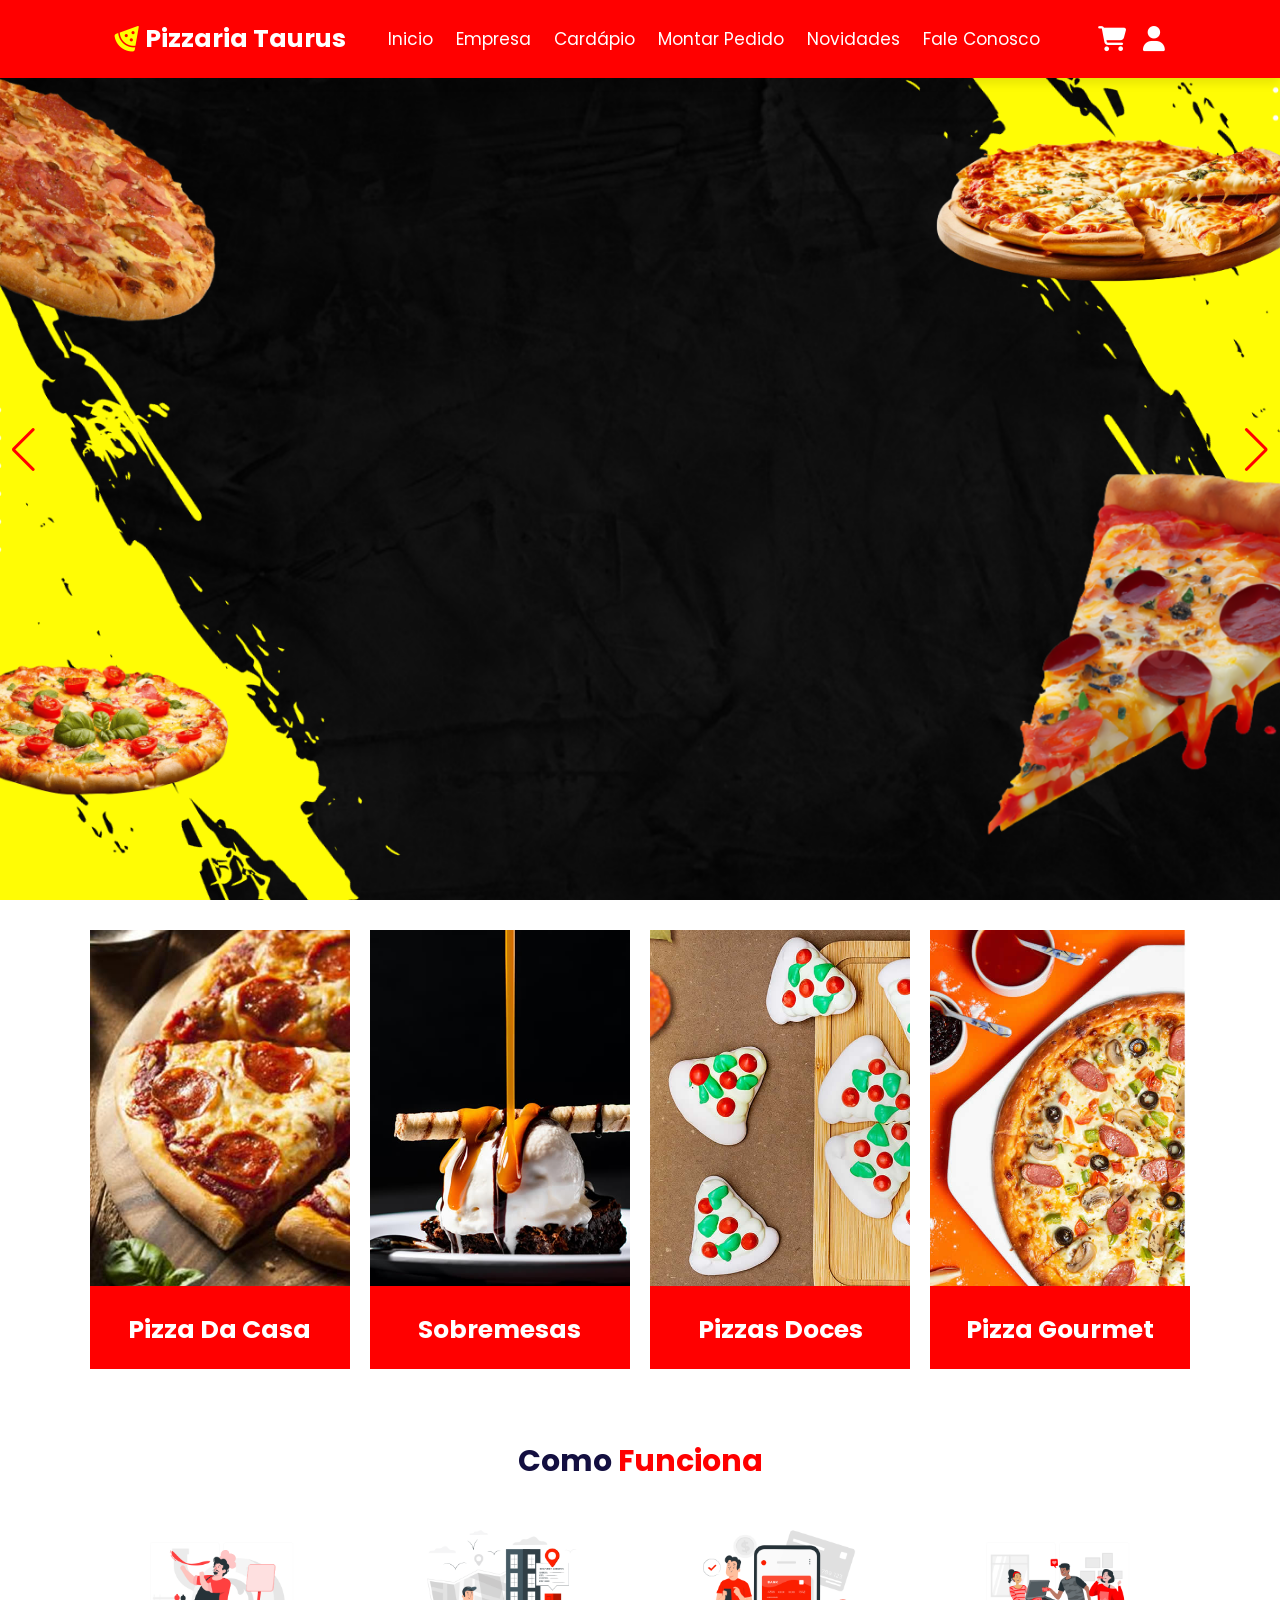
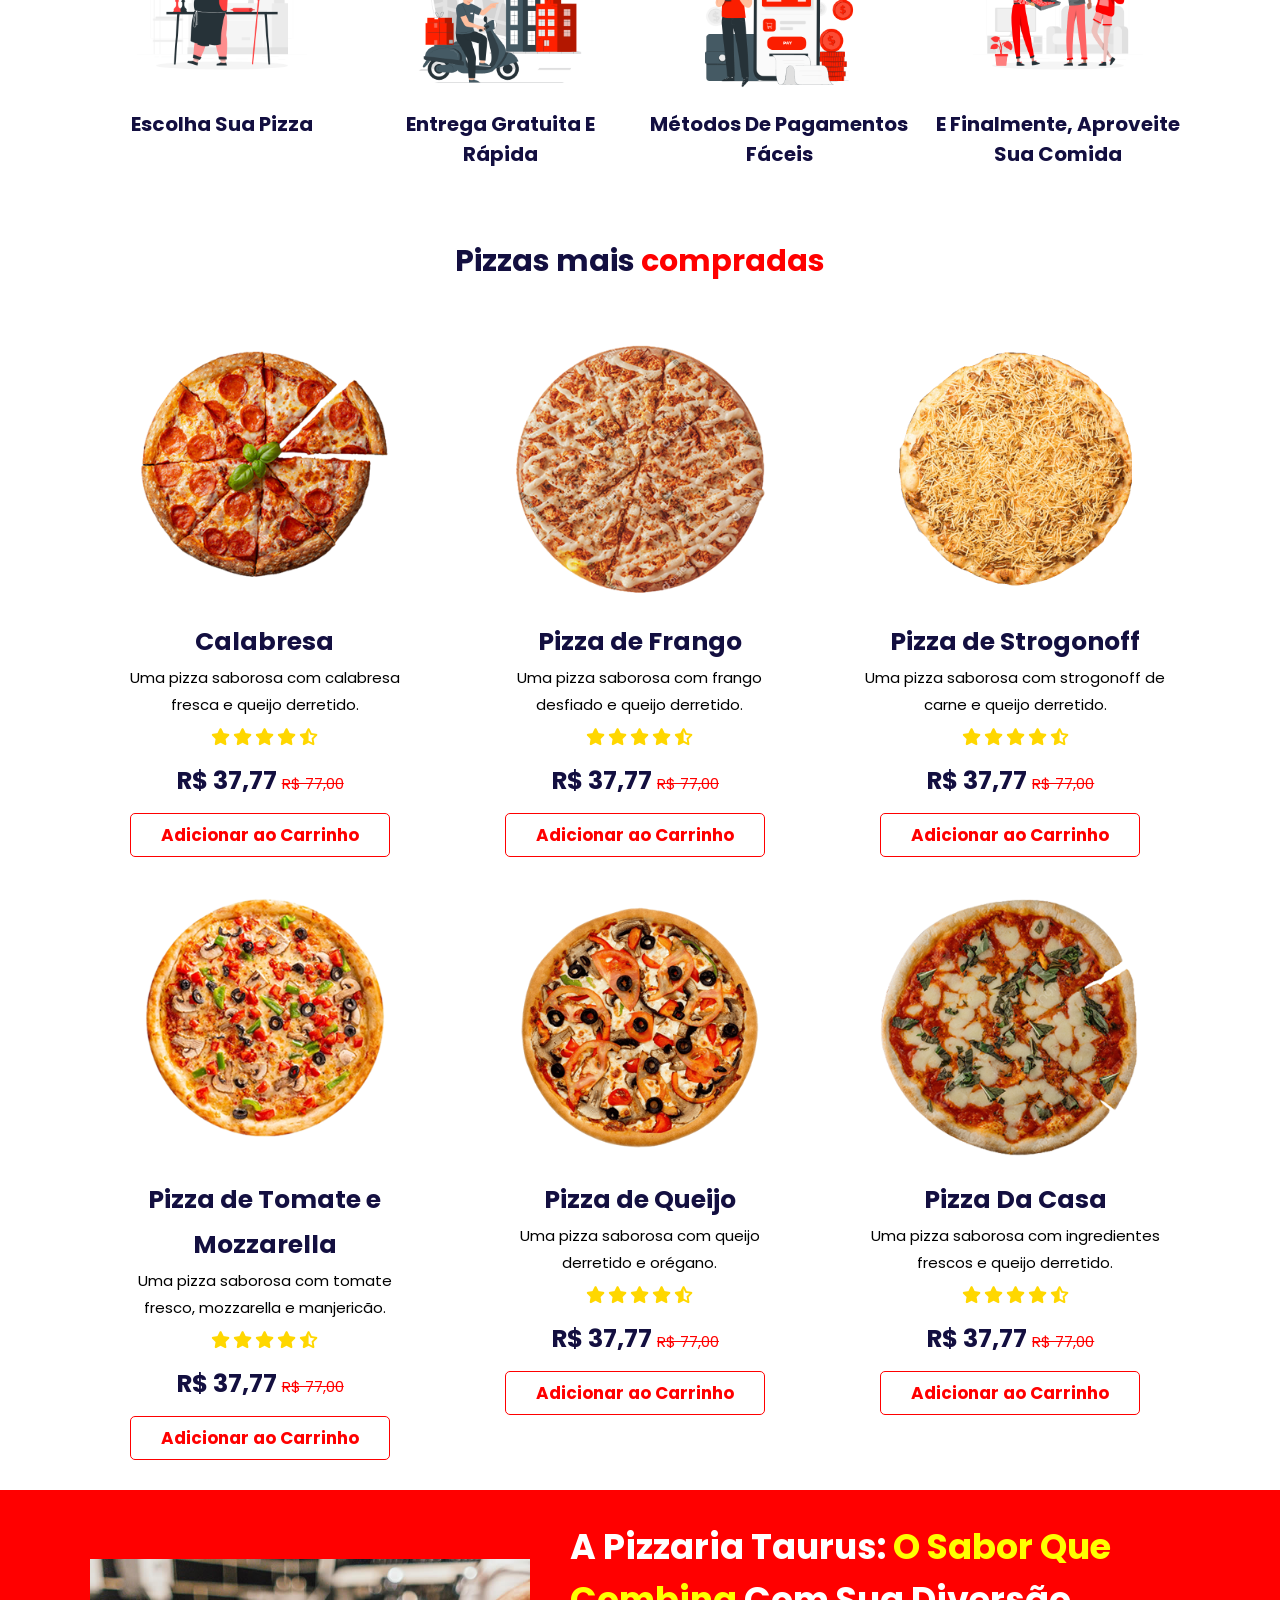
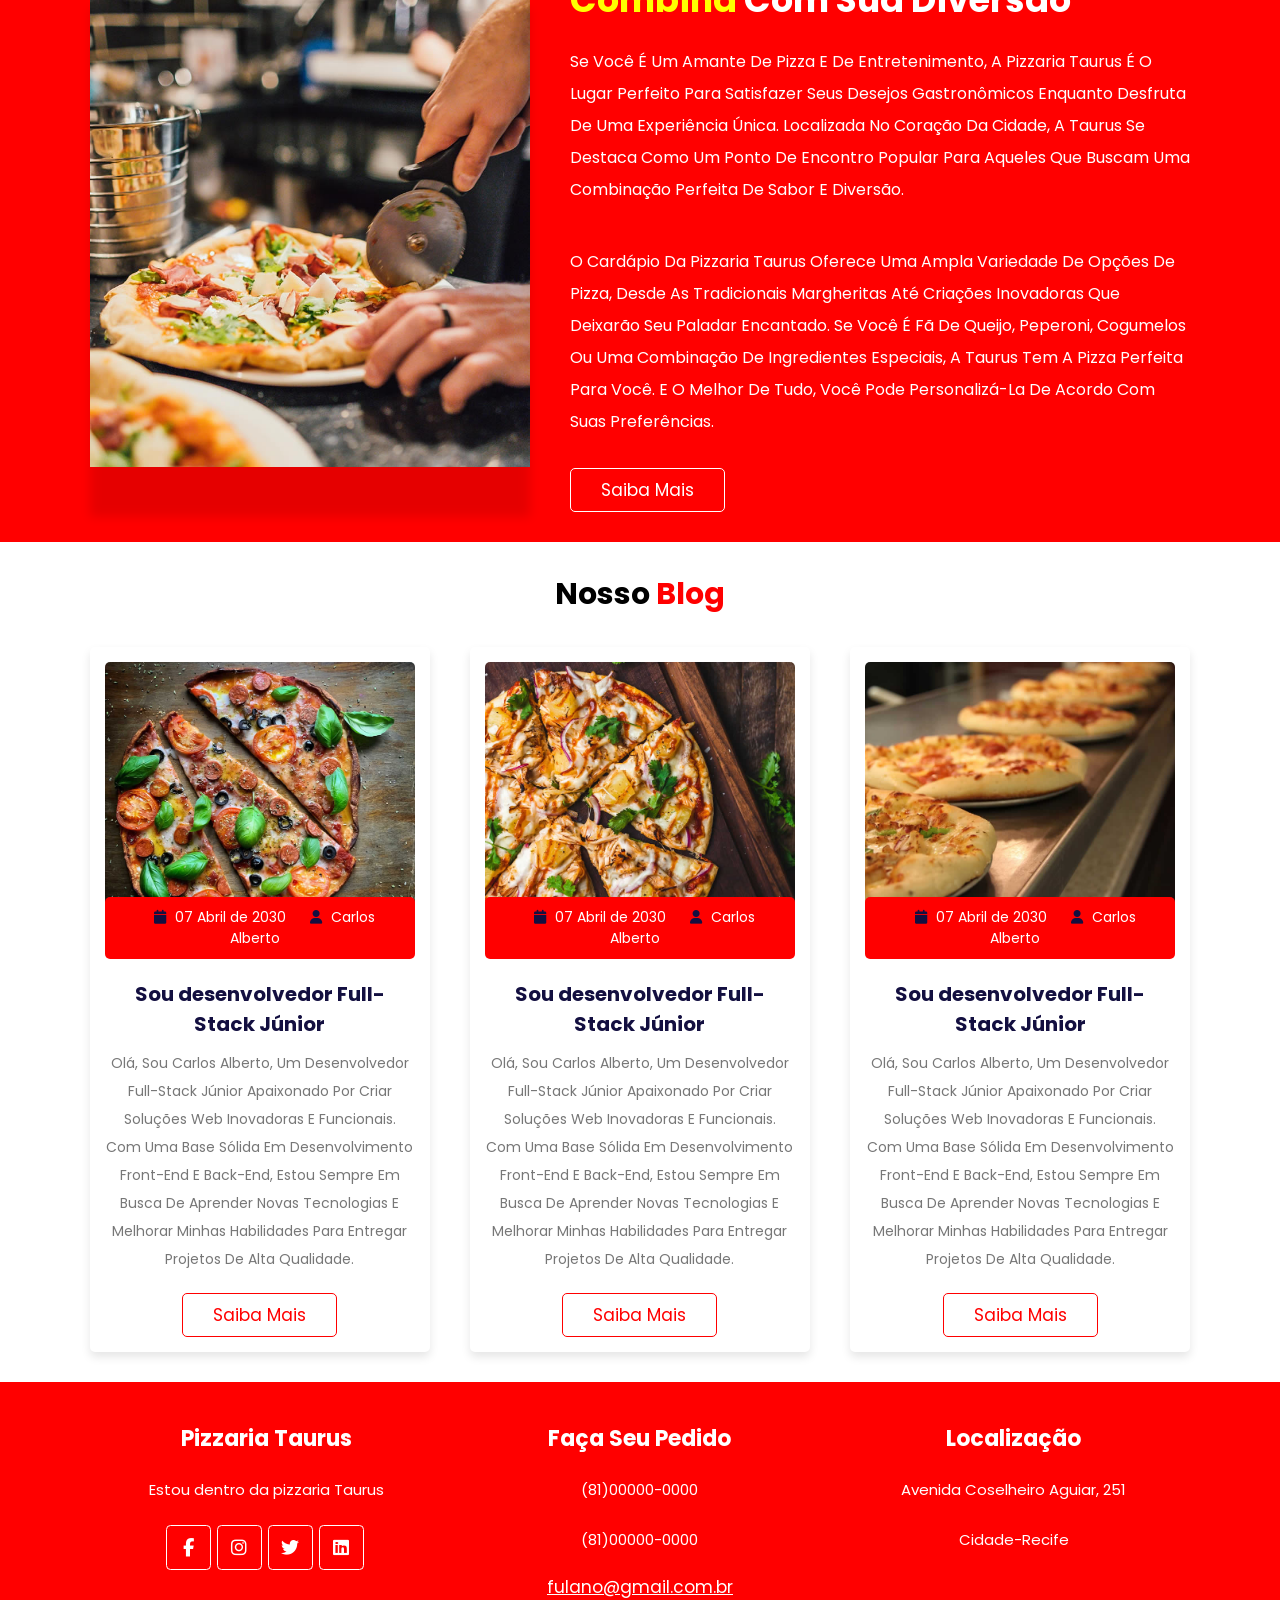
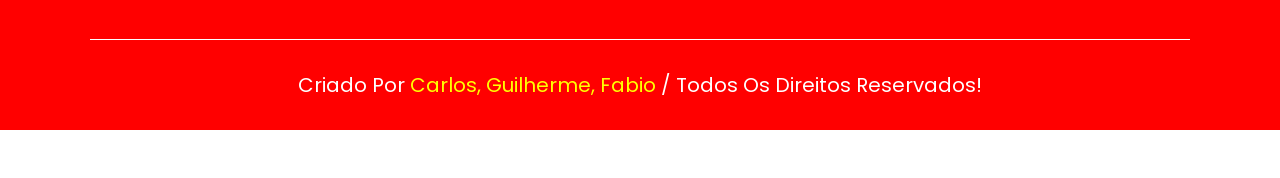
<file: index.html>
<!DOCTYPE html>
<html lang="pt-BR">
<head>

    <!--INICIO CONFIGURAÇÕES DO SITE-->
    <meta charset="UTF-8">
    <meta name="viewport" content="width=device-width, initial-scale=1.0">
    <!--FIM CONFIGURAÇÕES DO SITE-->

    <!--INICIO CSS ICONES API-->
    <link rel="stylesheet" href="https://cdnjs.cloudflare.com/ajax/libs/font-awesome/6.5.1/css/all.min.css">
    <!--FIM CSS ICONES API-->

    <!--INICIO CSS SWIPER SLIDE-->
    <link rel="stylesheet" href="https://cdn.jsdelivr.net/npm/swiper@10/swiper-bundle.min.css"/>
    <!--FIM CSS SWIPER SLIDE-->

    <!--INICIO CSS DO SITE-->
    <link rel="stylesheet" href="assets/css/style.css">
    <!--FIM CSS DO SITE-->

    <!--INICIO FAVICON-->
    <link rel="shortcut icon" type="image/x-icon" href="assets/img/msFavicon.png">
    <!--FIM FAVICON-->

    <title>Pizzaria Taurus</title>

</head>
<body>

<!--INICIO CABEÇALHO DO SITE-->
<header class="topo-site">

    <!--INICIO LOGO DO SITE-->
    <a href="index.html" class="logo">
        <i class="fas fa-pizza-slice"></i>
        Pizzaria Taurus
    </a>
    <!--FIM LOGO DO SITE-->

    <!--INICIO MENU DO SITE-->
    <nav class="menu-site">
        <a href="index.html">Inicio</a>
        <a href="empresa.html">Empresa</a>
        <a href="menu.html">Cardápio</a>
        <a href="loja.html">Montar Pedido</a>
        <a href="blog.html">Novidades</a>
        <a href="contatos.html">Fale Conosco</a>
    </nav>
    <!--FIM MENU DO SITE-->

    <!--INICIO ICONES DO SITE-->
    <div class="icons">
        <div id="cart" class="fas fa-shopping-cart"></div>
        <div id="login" class="fas fa-user"></div>
        <div id="menu" class="fas fa-bars"></div>
    </div>
    <!--FIM ICONES DO SITE-->

    <!--INICIO CARRINHO TOPO DO SITE-->
    <div class="carrinho">

        <!--INICIO ITEM CARRINHO-->
        <div class="box">
            <i class="fas fa-times"></i>

            <img src="assets/img/carrinho-1.png" alt="Pizza Frango">

            <div class="content">
                <h3>Pizza Frango</h3>

                <span class="quantidade">1</span>
                <span class="multiplica">x</span>
                <span class="valor">R$ 77,77</span>
            </div>
        </div>
        <!--FIM ITEM CARRINHO-->

        <!--INICIO ITEM CARRINHO-->
        <div class="box">
            <i class="fas fa-times"></i>

            <img src="assets/img/carrinho-2.png" alt="Pizza Calabresa">

            <div class="content">
                <h3>Pizza Calabresa</h3>

                <span class="quantidade">1</span>
                <span class="multiplica">x</span>
                <span class="valor">R$ 77,77</span>
            </div>
        </div>
        <!--FIM ITEM CARRINHO-->

        <!--INICIO ITEM CARRINHO-->
        <div class="box">
            <i class="fas fa-times"></i>

            <img src="assets/img/carrinho-3.png" alt="Pizza Portuguesa">

            <div class="content">
                <h3>Pizza Portuguesa</h3>

                <span class="quantidade">1</span>
                <span class="multiplica">x</span>
                <span class="valor">R$ 77,77</span>
            </div>
        </div>
        <!--FIM ITEM CARRINHO-->

        <!--INICIO TOTAL CARRINHO-->
        <h3 class="total">Total: R$ 171,90</h3>

        <a href="carrinho.html" class="btn">
            Ir Para O Carrinho
        </a>
        <!--FIM TOTAL CARRINHO-->

    </div>
    <!--FIM CARRINHO TOPO DO SITE-->

    <!--INICIO LOGIN TOPO DO SITE-->
    <div class="login-form">

        <h3>Acesse Sua Conta</h3>

        <form action="" method="post">

            <input
                type="email"
                name="email"
                class="box"
                placeholder="Seu E-mail"
            >

            <input
                type="password"
                name="senha"
                class="box"
                placeholder="Sua Senha"
            >

            <!--INICIO LEMBRAR SENHA-->
            <div class="lembrar-senha">

                <input 
                    type="checkbox" 
                    name="lembrar" 
                    id="relembrar"
                >

                <label for="relembrar">
                    Me lembrar da senha
                </label>

            </div>
            <!--FIM LEMBRAR SENHA-->

            <button 
                type="submit"
                name="sendLogin"
                class="btn"
            >
                Acessar
            </button>

        </form>

    </div>
    <!--FIM LOGIN TOPO DO SITE-->

</header>
<!--FIM CABEÇALHO DO SITE-->

<!--INICIO SLIDE DESTAQUE-->
<section class="msflix-destaque">

    <!--INICIO SWIPER SLIDER-->
    <div class="swiper home-slider">

        <div class="swiper-wrapper">

            <!--INICIO ITEM SLIDE-->
            <div
                class="swiper-slide slide"
                style="background: url('assets/img/slider-1.png') center/cover no-repeat;"
            >

                <div class="content">

                    <h3>
                        A <span>melhor</span> pizza
                        <br>
                        do Brasil
                    </h3>

                    <a href="#" class="btn">
                        Comprar Agora
                    </a>

                </div>

            </div>
            <!--FIM ITEM SLIDE-->

            <!--INICIO ITEM SLIDE-->
            <div
                class="swiper-slide slide"
                style="background: url('assets/img/slider-2.png') center/cover no-repeat;"
            >

                <div class="content">

                    <h3>
                        A <span>melhor</span> pizza
                        <br>
                        do Brasil
                    </h3>

                    <a href="#" class="btn">
                        Comprar Agora
                    </a>

                </div>

            </div>
            <!--FIM ITEM SLIDE-->

            <!--INICIO ITEM SLIDE-->
            <div
                class="swiper-slide slide"
                style="background: url('assets/img/slider-3.png') center/cover no-repeat;"
            >

                <div class="content">

                    <h3>
                        A <span>melhor</span> pizza
                        <br>
                        do Brasil
                    </h3>

                    <a href="#" class="btn">
                        Comprar Agora
                    </a>

                </div>

            </div>
            <!--FIM ITEM SLIDE-->

        </div>

        <!--INICIO BOTÕES SLIDER-->
        <div class="swiper-button-next"></div>
        <div class="swiper-button-prev"></div>
        <!--FIM BOTÕES SLIDER-->

    </div>
    <!--FIM SWIPER SLIDER-->

</section>
<!--FIM SLIDE DESTAQUE-->

<!--INICIO DESTAQUES DO SITE-->
<section class="destaque">

    <div class="box-container">

        <!--INICIO ITEM DESTAQUE-->
        <div class="box">

            <div class="msimg">
                <img src="assets/img/destaque-1.jpg" alt="">
            </div>

            <div class="content">
                <h3>Pizza Da Casa</h3>
            </div>

        </div>
        <!--FIM ITEM DESTAQUE-->

        <!--INICIO ITEM DESTAQUE-->
        <div class="box">

            <div class="msimg">
                <img src="assets/img/destaque-2.jpg" alt="">
            </div>

            <div class="content">
                <h3>Sobremesas</h3>
            </div>

        </div>
        <!--FIM ITEM DESTAQUE-->

        <!--INICIO ITEM DESTAQUE-->
        <div class="box">

            <div class="msimg">
                <img src="assets/img/destaque-3.jpg" alt="">
            </div>

            <div class="content">
                <h3>Pizzas Doces</h3>
            </div>

        </div>
        <!--FIM ITEM DESTAQUE-->

        <!--INICIO ITEM DESTAQUE-->
        <div class="box">

            <div class="msimg">
                <img src="assets/img/destaque-4.jpg" alt="">
            </div>

            <div class="content">
                <h3>Pizza Gourmet</h3>
            </div>

        </div>
        <!--FIM ITEM DESTAQUE-->

    </div>

</section>
<!--FIM DESTAQUES DO SITE-->

<!--INICIO COMO FUNCIONA-->
<section class="como-funciona">

    <h1 class="titulo">
        Como <span>Funciona</span>
    </h1>

    <div class="box-container">

        <!--INICIO ITEM-->
        <div class="box">

            <img src="assets/img/como-funciona/msflix-1.gif" alt="">

            <h3>Escolha Sua Pizza</h3>

        </div>
        <!--FIM ITEM-->

        <!--INICIO ITEM-->
        <div class="box">

            <img src="assets/img/como-funciona/msflix-2.gif" alt="">

            <h3>Entrega Gratuita E Rápida</h3>

        </div>
        <!--FIM ITEM-->

        <!--INICIO ITEM-->
        <div class="box">

            <img src="assets/img/como-funciona/msflix-3.gif" alt="">

            <h3>Métodos De Pagamentos Fáceis</h3>

        </div>
        <!--FIM ITEM-->

        <!--INICIO ITEM-->
        <div class="box">

            <img src="assets/img/como-funciona/msflix-4.gif" alt="">

            <h3>E Finalmente, Aproveite Sua Comida</h3>

        </div>
        <!--FIM ITEM-->

    </div>

</section>
<!--FIM COMO FUNCIONA-->

<!--INICIO LOJA VIRTUAL-->
<section class="loja">

    <h1 class="titulo">
        Pizzas mais <span>compradas</span>
    </h1>

    <div class="box-container">

        <!--INICIO ITEM PIZZA-->
        <div class="box">

            <img src="assets/img/pizza-1.png" alt="Pizza de Calabresa">

            <h3>Calabresa</h3>

            <p>
                Uma pizza saborosa com calabresa fresca e queijo derretido.
            </p>

            <!--INICIO ESTRELAS-->
            <div class="estrelas">

                <i class="fas fa-star"></i>
                <i class="fas fa-star"></i>
                <i class="fas fa-star"></i>
                <i class="fas fa-star"></i>
                <i class="fas fa-star-half-alt"></i>

            </div>

            <div class="loja-valor">
                <h3>R$ 37,77
                    <span>R$ 77,00</span>
                </h3>

                <a href="#" class="btn">
                    Adicionar ao Carrinho
                </a>
            </div>
            <!--FIM ESTRELAS-->

        </div>
        <!--FIM ITEM PIZZA-->

        <div class="box">

            <img src="assets/img/pizza-2.png" alt="Pizza de Frango com Catupiry">

            <h3>Pizza de Frango</h3>

            <p>
                Uma pizza saborosa com frango desfiado e queijo derretido.
            </p>

            <!--INICIO ESTRELAS-->
            <div class="estrelas">

                <i class="fas fa-star"></i>
                <i class="fas fa-star"></i>
                <i class="fas fa-star"></i>
                <i class="fas fa-star"></i>
                <i class="fas fa-star-half-alt"></i>

            </div>

            <div class="loja-valor">
                <h3>R$ 37,77
                    <span>R$ 77,00</span>
                </h3>

                <a href="#" class="btn">
                    Adicionar ao Carrinho
                </a>
            </div>
            <!--FIM ESTRELAS-->

        </div>
        <!--FIM ITEM PIZZA-->

        <div class="box">

            <img src="assets/img/pizza-3.png" alt="Pizza de Strogonoff">

            <h3>Pizza de Strogonoff</h3>

            <p>
                Uma pizza saborosa com strogonoff de carne e queijo derretido.
            </p>

            <!--INICIO ESTRELAS-->
            <div class="estrelas">

                <i class="fas fa-star"></i>
                <i class="fas fa-star"></i>
                <i class="fas fa-star"></i>
                <i class="fas fa-star"></i>
                <i class="fas fa-star-half-alt"></i>

            </div>

            <div class="loja-valor">
                <h3>R$ 37,77
                    <span>R$ 77,00</span>
                </h3>

                <a href="#" class="btn">
                    Adicionar ao Carrinho
                </a>
            </div>
            <!--FIM ESTRELAS-->

        </div>
        <!--FIM ITEM PIZZA-->

        <div class="box">

            <img src="assets/img/pizza-4.png" alt="Pizza de Tomate e Mozzarella">

            <h3>Pizza de Tomate e Mozzarella</h3>

            <p>
                Uma pizza saborosa com tomate fresco, mozzarella e manjericão.
            </p>

            <!--INICIO ESTRELAS-->
            <div class="estrelas">

                <i class="fas fa-star"></i>
                <i class="fas fa-star"></i>
                <i class="fas fa-star"></i>
                <i class="fas fa-star"></i>
                <i class="fas fa-star-half-alt"></i>

            </div>

            <div class="loja-valor">
                <h3>R$ 37,77
                    <span>R$ 77,00</span>
                </h3>

                <a href="#" class="btn">
                    Adicionar ao Carrinho
                </a>
            </div>
            <!--FIM ESTRELAS-->

        </div>
        <!--FIM ITEM PIZZA-->

        <div class="box">

            <img src="assets/img/pizza-5.png" alt="Pizza de Queijo">

            <h3>Pizza de Queijo</h3>

            <p>
                Uma pizza saborosa com queijo derretido e orégano.
            </p>

            <!--INICIO ESTRELAS-->
            <div class="estrelas">

                <i class="fas fa-star"></i>
                <i class="fas fa-star"></i>
                <i class="fas fa-star"></i>
                <i class="fas fa-star"></i>
                <i class="fas fa-star-half-alt"></i>

            </div>

            <div class="loja-valor">
                <h3>R$ 37,77
                    <span>R$ 77,00</span>
                </h3>

                <a href="#" class="btn">
                    Adicionar ao Carrinho
                </a>
            </div>
            <!--FIM ESTRELAS-->

        </div>
        <!--FIM ITEM PIZZA-->

        <div class="box">

            <img src="assets/img/pizza-6.png" alt="Pizza Da Casa">

            <h3>Pizza Da Casa</h3>

            <p>
                Uma pizza saborosa com ingredientes frescos e queijo derretido.
            </p>

            <!--INICIO ESTRELAS-->
            <div class="estrelas">

                <i class="fas fa-star"></i>
                <i class="fas fa-star"></i>
                <i class="fas fa-star"></i>
                <i class="fas fa-star"></i>
                <i class="fas fa-star-half-alt"></i>

            </div>

            <div class="loja-valor">
                <h3>R$ 37,77 <span>R$ 77,00</span></h3>

                <a href="#" class="btn">
                    Adicionar ao Carrinho
                </a>
            </div>
            <!--FIM ESTRELAS-->

        </div>
        <!--FIM ITEM PIZZA-->

    </div>

</section>
<!--FIM LOJA VIRTUAL-->

<!--INICIO SOBRE A EMPRESA-->
<section class="empresa">
    <div class="row">
        <div class="empresa-img">
            <img src="assets/img/empresa.jpg" alt="">
        </div>
        <div class="content">
            <h3>A Pizzaria Taurus: <span>O Sabor Que Combina</span> Com Sua Diversão</h3>
            <p>
                Se Você É Um Amante De Pizza E De Entretenimento, A Pizzaria Taurus É O Lugar Perfeito Para Satisfazer Seus Desejos Gastronômicos Enquanto Desfruta De Uma Experiência Única. Localizada No Coração Da Cidade, A Taurus Se Destaca Como Um Ponto De Encontro Popular Para Aqueles Que Buscam Uma Combinação Perfeita De Sabor E Diversão.
            </p>
            <p>
                O Cardápio Da Pizzaria Taurus Oferece Uma Ampla Variedade De Opções De Pizza, Desde As Tradicionais Margheritas Até Criações Inovadoras Que Deixarão Seu Paladar Encantado. Se Você É Fã De Queijo, Peperoni, Cogumelos Ou Uma Combinação De Ingredientes Especiais, A Taurus Tem A Pizza Perfeita Para Você. E O Melhor De Tudo, Você Pode Personalizá-La De Acordo Com Suas Preferências.
            </p>
            <a href="" class="btn">Saiba Mais</a>
        </div>
    </div>
</section>
<!--FIM SOBRE A EMPRESA-->

<!--INICIO BLOG-->
<section class="blogs">
    <h1 class="">Nosso <span>Blog</span></h1>
    <div class="box-container">

        <!--INICIO ITEM BLOG DO SITE-->
        <div class="box">
            <img src="assets/img/blog-1.jpg" alt="">
            <div class="icons">
                <a href="" title="">
                <i class="fas fa-calendar"></i> 07 Abril de 2030
                </a>

                <a href="" title="">
                <i class="fas fa-user"></i> Carlos Alberto
                </a>

            </div>
            <h3>Sou desenvolvedor Full-Stack Júnior</h3>
            <p>
                Olá, Sou Carlos Alberto, Um Desenvolvedor Full-Stack Júnior Apaixonado Por Criar Soluções Web Inovadoras E Funcionais. Com Uma Base Sólida Em Desenvolvimento Front-End E Back-End, Estou Sempre Em Busca De Aprender Novas Tecnologias E Melhorar Minhas Habilidades Para Entregar Projetos De Alta Qualidade.
            </p>
            <a href="" title="" class="btn">Saiba Mais</a>
        </div>
        <!--FIM ITEM BLOG DO SITE-->

                <!--INICIO ITEM BLOG DO SITE-->
        <div class="box">
            <img src="assets/img/blog-2.jpg" alt="">
            <div class="icons">
                <a href="" title="">
                <i class="fas fa-calendar"></i> 07 Abril de 2030
                </a>

                <a href="" title="">
                <i class="fas fa-user"></i> Carlos Alberto
                </a>

            </div>
            <h3>Sou desenvolvedor Full-Stack Júnior</h3>
            <p>
                Olá, Sou Carlos Alberto, Um Desenvolvedor Full-Stack Júnior Apaixonado Por Criar Soluções Web Inovadoras E Funcionais. Com Uma Base Sólida Em Desenvolvimento Front-End E Back-End, Estou Sempre Em Busca De Aprender Novas Tecnologias E Melhorar Minhas Habilidades Para Entregar Projetos De Alta Qualidade.
            </p>
            <a href="" title="" class="btn">Saiba Mais</a>
        </div>
        <!--FIM ITEM BLOG DO SITE-->

                <!--INICIO ITEM BLOG DO SITE-->
        <div class="box">
            <img src="assets/img/blog-3.jpg" alt="">
            <div class="icons">
                <a href="" title="">
                <i class="fas fa-calendar"></i> 07 Abril de 2030
                </a>

                <a href="" title="">
                <i class="fas fa-user"></i> Carlos Alberto
                </a>

            </div>
            <h3>Sou desenvolvedor Full-Stack Júnior</h3>
            <p>
                Olá, Sou Carlos Alberto, Um Desenvolvedor Full-Stack Júnior Apaixonado Por Criar Soluções Web Inovadoras E Funcionais. Com Uma Base Sólida Em Desenvolvimento Front-End E Back-End, Estou Sempre Em Busca De Aprender Novas Tecnologias E Melhorar Minhas Habilidades Para Entregar Projetos De Alta Qualidade.
            </p>
            <a href="" title="" class="btn">Saiba Mais</a>
        </div>
        <!--FIM ITEM BLOG DO SITE-->
    </div>
</section>
<!--FIM BLOG-->


<!--INÍCIO DO RODAPÉ DO SITE-->
<section class="rodape">

    <div class="box-container">

        <!--INÍCIO ITEM DO RODAPÉ DO SITE-->
        <div class="box">
            <h3>Pizzaria Taurus</h3>
            <p>Estou dentro da pizzaria Taurus</p>

            <div class="rede-sociais">
                <a href="#" class="fa-brands fa-facebook-f"></a>
                <a href="#" class="fa-brands fa-instagram"></a>
                <a href="#" class="fa-brands fa-twitter"></a>
                <a href="#" class="fa-brands fa-linkedin"></a>
            </div>
        </div>
        <!--FIM DO ITEM RODAPÉ-->

        <!--INÍCIO ITEM DO RODAPÉ DO SITE-->
        <div class="box">
            <h3>Faça seu pedido</h3>
            <p>(81)00000-0000</p>
            <p>(81)00000-0000</p>
            <a href="mailto:fulano@gmail.com.br" title="fulano@gmail.com.br" class="link">fulano@gmail.com.br</a>
        </div>

        <!--FIM DO ITEM RODAPÉ-->
        <div class="box">
            <h3>Localização</h3>
            <p>Avenida Coselheiro Aguiar, 251</p>
            <p>Cidade-Recife</p>
        </div>
    </div>

        <div class="direitos">
            Criado por <span>Carlos, Guilherme, Fabio</span> / Todos os direitos reservados!
        </div>
</section>

<!--FIM DO RODAPÉ DO SITE-->
<br>
<br>
<br>

<!--INICIO JS SWIPER-->
<script src="https://cdn.jsdelivr.net/npm/swiper@10/swiper-bundle.min.js"></script>
<!--FIM JS SWIPER-->

<!--INICIO JS DO SITE-->
<script src="assets/js/ms.js"></script>
<!--FIM JS DO SITE-->

</body>
</html>
</file>
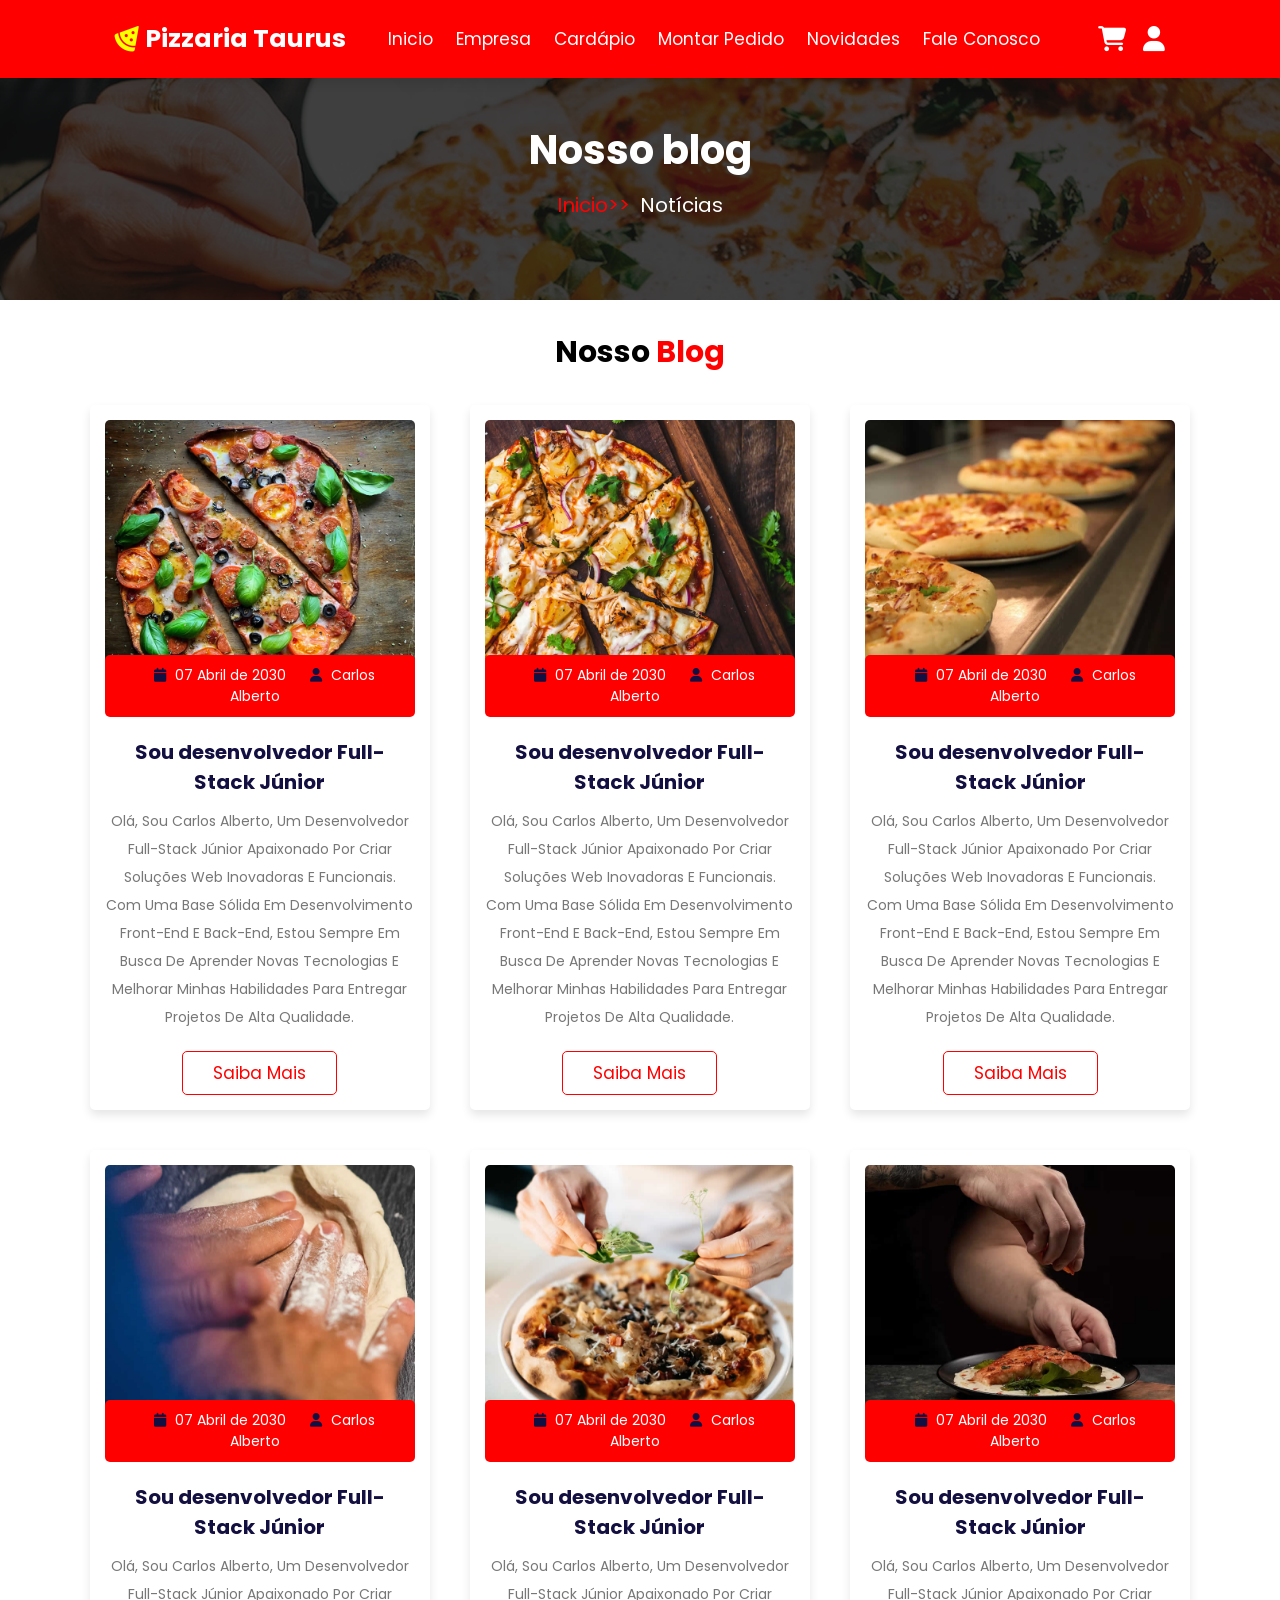
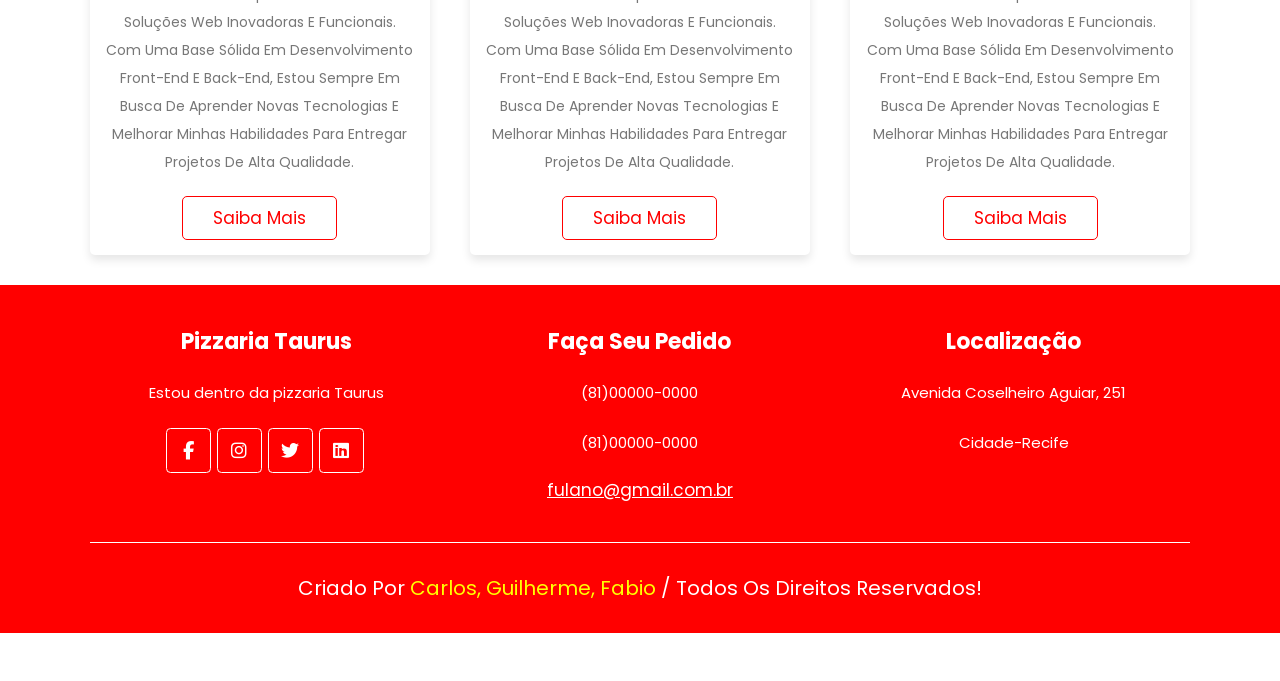
<file: blog.html>
<!DOCTYPE html>
<html lang="pt-BR">
<head>

    <!--INICIO CONFIGURAÇÕES DO SITE-->
    <meta charset="UTF-8">
    <meta name="viewport" content="width=device-width, initial-scale=1.0">
    <!--FIM CONFIGURAÇÕES DO SITE-->

    <!--INICIO CSS ICONES API-->
    <link rel="stylesheet" href="https://cdnjs.cloudflare.com/ajax/libs/font-awesome/6.5.1/css/all.min.css">
    <!--FIM CSS ICONES API-->

    <!--INICIO CSS SWIPER SLIDE-->
    <link rel="stylesheet" href="https://cdn.jsdelivr.net/npm/swiper@10/swiper-bundle.min.css"/>
    <!--FIM CSS SWIPER SLIDE-->

    <!--INICIO CSS DO SITE-->
    <link rel="stylesheet" href="assets/css/style.css">
    <!--FIM CSS DO SITE-->

    <!--INICIO FAVICON-->
    <link rel="shortcut icon" type="image/x-icon" href="assets/img/msFavicon.png">
    <!--FIM FAVICON-->

    <title>Pizzaria Taurus</title>

</head>
<body>

<!--INICIO CABEÇALHO DO SITE-->
<header class="topo-site">

    <!--INICIO LOGO DO SITE-->
    <a href="index.html" class="logo">
        <i class="fas fa-pizza-slice"></i>
        Pizzaria Taurus
    </a>
    <!--FIM LOGO DO SITE-->

    <!--INICIO MENU DO SITE-->
    <nav class="menu-site">
        <a href="index.html">Inicio</a>
        <a href="empresa.html">Empresa</a>
        <a href="menu.html">Cardápio</a>
        <a href="loja.html">Montar Pedido</a>
        <a href="blog.html">Novidades</a>
        <a href="contatos.html">Fale Conosco</a>
    </nav>
    <!--FIM MENU DO SITE-->

    <!--INICIO ICONES DO SITE-->
    <div class="icons">
        <div id="cart" class="fas fa-shopping-cart"></div>
        <div id="login" class="fas fa-user"></div>
        <div id="menu" class="fas fa-bars"></div>
    </div>
    <!--FIM ICONES DO SITE-->

    <!--INICIO CARRINHO TOPO DO SITE-->
    <div class="carrinho">

        <!--INICIO ITEM CARRINHO-->
        <div class="box">
            <i class="fas fa-times"></i>

            <img src="assets/img/carrinho-1.png" alt="Pizza Frango">

            <div class="content">
                <h3>Pizza Frango</h3>

                <span class="quantidade">1</span>
                <span class="multiplica">x</span>
                <span class="valor">R$ 77,77</span>
            </div>
        </div>
        <!--FIM ITEM CARRINHO-->

        <!--INICIO ITEM CARRINHO-->
        <div class="box">
            <i class="fas fa-times"></i>

            <img src="assets/img/carrinho-2.png" alt="Pizza Calabresa">

            <div class="content">
                <h3>Pizza Calabresa</h3>

                <span class="quantidade">1</span>
                <span class="multiplica">x</span>
                <span class="valor">R$ 77,77</span>
            </div>
        </div>
        <!--FIM ITEM CARRINHO-->

        <!--INICIO ITEM CARRINHO-->
        <div class="box">
            <i class="fas fa-times"></i>

            <img src="assets/img/carrinho-3.png" alt="Pizza Portuguesa">

            <div class="content">
                <h3>Pizza Portuguesa</h3>

                <span class="quantidade">1</span>
                <span class="multiplica">x</span>
                <span class="valor">R$ 77,77</span>
            </div>
        </div>
        <!--FIM ITEM CARRINHO-->

        <!--INICIO TOTAL CARRINHO-->
        <h3 class="total">Total: R$ 171,90</h3>

        <a href="carrinho.html" class="btn">
            Ir Para O Carrinho
        </a>
        <!--FIM TOTAL CARRINHO-->

    </div>
    <!--FIM CARRINHO TOPO DO SITE-->

    <!--INICIO LOGIN TOPO DO SITE-->
    <div class="login-form">

        <h3>Acesse Sua Conta</h3>

        <form action="" method="post">

            <input
                type="email"
                name="email"
                class="box"
                placeholder="Seu E-mail"
            >

            <input
                type="password"
                name="senha"
                class="box"
                placeholder="Sua Senha"
            >

            <!--INICIO LEMBRAR SENHA-->
            <div class="lembrar-senha">

                <input
                    type="checkbox"
                    name="lembrar"
                    id="relembrar"
                >

                <label for="relembrar">
                    Me lembrar da senha
                </label>

            </div>
            <!--FIM LEMBRAR SENHA-->

            <button
                type="submit"
                name="sendLogin"
                class="btn"
            >
                Acessar
            </button>

        </form>

    </div>
    <!--FIM LOGIN TOPO DO SITE-->

</header>
<!--FIM CABEÇALHO DO SITE-->

<!--INICIO TOPO DA PAGINA-->
<div class="topo-pagina">
    <h1>Nosso blog</h1>
    <p><a href="index.html" title="Sobre Nos">Inicio>></a> Notícias</p>
</div>
<!--FIM DO TOPO DA PAGINA-->

<!--INICIO BLOG-->
<section class="blogs">
    <h1 class="">Nosso <span>Blog</span></h1>
    <div class="box-container">

        <!--INICIO ITEM BLOG DO SITE-->
        <div class="box">
            <img src="assets/img/blog-1.jpg" alt="">
            <div class="icons">
                <a href="" title="">
                <i class="fas fa-calendar"></i> 07 Abril de 2030
                </a>

                <a href="" title="">
                <i class="fas fa-user"></i> Carlos Alberto
                </a>

            </div>
            <h3>Sou desenvolvedor Full-Stack Júnior</h3>
            <p>
                Olá, Sou Carlos Alberto, Um Desenvolvedor Full-Stack Júnior Apaixonado Por Criar Soluções Web Inovadoras E Funcionais. Com Uma Base Sólida Em Desenvolvimento Front-End E Back-End, Estou Sempre Em Busca De Aprender Novas Tecnologias E Melhorar Minhas Habilidades Para Entregar Projetos De Alta Qualidade.
            </p>
            <a href="" title="" class="btn">Saiba Mais</a>
        </div>
        <!--FIM ITEM BLOG DO SITE-->

            <!--INICIO ITEM BLOG DO SITE-->
        <div class="box">
            <img src="assets/img/blog-2.jpg" alt="">
            <div class="icons">
                <a href="" title="">
                <i class="fas fa-calendar"></i> 07 Abril de 2030
                </a>

                <a href="" title="">
                <i class="fas fa-user"></i> Carlos Alberto
                </a>

            </div>
            <h3>Sou desenvolvedor Full-Stack Júnior</h3>
            <p>
                Olá, Sou Carlos Alberto, Um Desenvolvedor Full-Stack Júnior Apaixonado Por Criar Soluções Web Inovadoras E Funcionais. Com Uma Base Sólida Em Desenvolvimento Front-End E Back-End, Estou Sempre Em Busca De Aprender Novas Tecnologias E Melhorar Minhas Habilidades Para Entregar Projetos De Alta Qualidade.
            </p>
            <a href="" title="" class="btn">Saiba Mais</a>
        </div>
        <!--FIM ITEM BLOG DO SITE-->

        <!--INICIO ITEM BLOG DO SITE-->
        <div class="box">
            <img src="assets/img/blog-3.jpg" alt="">
            <div class="icons">
                <a href="" title="">
                <i class="fas fa-calendar"></i> 07 Abril de 2030
                </a>

                <a href="" title="">
                <i class="fas fa-user"></i> Carlos Alberto
                </a>

            </div>
            <h3>Sou desenvolvedor Full-Stack Júnior</h3>
            <p>
                Olá, Sou Carlos Alberto, Um Desenvolvedor Full-Stack Júnior Apaixonado Por Criar Soluções Web Inovadoras E Funcionais. Com Uma Base Sólida Em Desenvolvimento Front-End E Back-End, Estou Sempre Em Busca De Aprender Novas Tecnologias E Melhorar Minhas Habilidades Para Entregar Projetos De Alta Qualidade.
            </p>
            <a href="" title="" class="btn">Saiba Mais</a>
        </div>
        <!--FIM ITEM BLOG DO SITE-->

        <!--INICIO ITEM BLOG DO SITE-->
        <div class="box">
            <img src="assets/img/blog-4.jpg" alt="">
            <div class="icons">
                <a href="" title="">
                <i class="fas fa-calendar"></i> 07 Abril de 2030
                </a>

                <a href="" title="">
                <i class="fas fa-user"></i> Carlos Alberto
                </a>

            </div>
            <h3>Sou desenvolvedor Full-Stack Júnior</h3>
            <p>
                Olá, Sou Carlos Alberto, Um Desenvolvedor Full-Stack Júnior Apaixonado Por Criar Soluções Web Inovadoras E Funcionais. Com Uma Base Sólida Em Desenvolvimento Front-End E Back-End, Estou Sempre Em Busca De Aprender Novas Tecnologias E Melhorar Minhas Habilidades Para Entregar Projetos De Alta Qualidade.
            </p>
            <a href="" title="" class="btn">Saiba Mais</a>
        </div>
        <!--FIM ITEM BLOG DO SITE-->

        <!--INICIO ITEM BLOG DO SITE-->
        <div class="box">
            <img src="assets/img/blog-5.jpg" alt="">
            <div class="icons">
                <a href="" title="">
                <i class="fas fa-calendar"></i> 07 Abril de 2030
                </a>

                <a href="" title="">
                <i class="fas fa-user"></i> Carlos Alberto
                </a>

            </div>
            <h3>Sou desenvolvedor Full-Stack Júnior</h3>
            <p>
                Olá, Sou Carlos Alberto, Um Desenvolvedor Full-Stack Júnior Apaixonado Por Criar Soluções Web Inovadoras E Funcionais. Com Uma Base Sólida Em Desenvolvimento Front-End E Back-End, Estou Sempre Em Busca De Aprender Novas Tecnologias E Melhorar Minhas Habilidades Para Entregar Projetos De Alta Qualidade.
            </p>
            <a href="" title="" class="btn">Saiba Mais</a>
        </div>
        <!--FIM ITEM BLOG DO SITE-->

        <!--INICIO ITEM BLOG DO SITE-->
        <div class="box">
            <img src="assets/img/blog-6.jpg" alt="">
            <div class="icons">
                <a href="" title="">
                <i class="fas fa-calendar"></i> 07 Abril de 2030
                </a>

                <a href="" title="">
                <i class="fas fa-user"></i> Carlos Alberto
                </a>

            </div>
            <h3>Sou desenvolvedor Full-Stack Júnior</h3>
            <p>
                Olá, Sou Carlos Alberto, Um Desenvolvedor Full-Stack Júnior Apaixonado Por Criar Soluções Web Inovadoras E Funcionais. Com Uma Base Sólida Em Desenvolvimento Front-End E Back-End, Estou Sempre Em Busca De Aprender Novas Tecnologias E Melhorar Minhas Habilidades Para Entregar Projetos De Alta Qualidade.
            </p>
            <a href="" title="" class="btn">Saiba Mais</a>
        </div>
        <!--FIM ITEM BLOG DO SITE-->

    </div>
</section>
<!--FIM BLOG-->



<!--INÍCIO DO RODAPÉ DO SITE-->
<section class="rodape">

    <div class="box-container">

        <!--INÍCIO ITEM DO RODAPÉ DO SITE-->
        <div class="box">
            <h3>Pizzaria Taurus</h3>
            <p>Estou dentro da pizzaria Taurus</p>

            <div class="rede-sociais">
                <a href="#" class="fa-brands fa-facebook-f"></a>
                <a href="#" class="fa-brands fa-instagram"></a>
                <a href="#" class="fa-brands fa-twitter"></a>
                <a href="#" class="fa-brands fa-linkedin"></a>
            </div>
        </div>
        <!--FIM DO ITEM RODAPÉ-->

        <!--INÍCIO ITEM DO RODAPÉ DO SITE-->
        <div class="box">
            <h3>Faça seu pedido</h3>
            <p>(81)00000-0000</p>
            <p>(81)00000-0000</p>
            <a href="mailto:fulano@gmail.com.br" title="fulano@gmail.com.br" class="link">fulano@gmail.com.br</a>
        </div>

        <!--FIM DO ITEM RODAPÉ-->
        <div class="box">
            <h3>Localização</h3>
            <p>Avenida Coselheiro Aguiar, 251</p>
            <p>Cidade-Recife</p>
        </div>
    </div>

        <div class="direitos">
            Criado por <span>Carlos, Guilherme, Fabio</span> / Todos os direitos reservados!
        </div>
</section>

<!--FIM DO RODAPÉ DO SITE-->
<br>
<br>
<br>

<!--INICIO JS SWIPER-->
<script src="https://cdn.jsdelivr.net/npm/swiper@10/swiper-bundle.min.js"></script>
<!--FIM JS SWIPER-->

<!--INICIO JS DO SITE-->
<script src="assets/js/ms.js"></script>
<!--FIM JS DO SITE-->

</body>
</html>
</file>
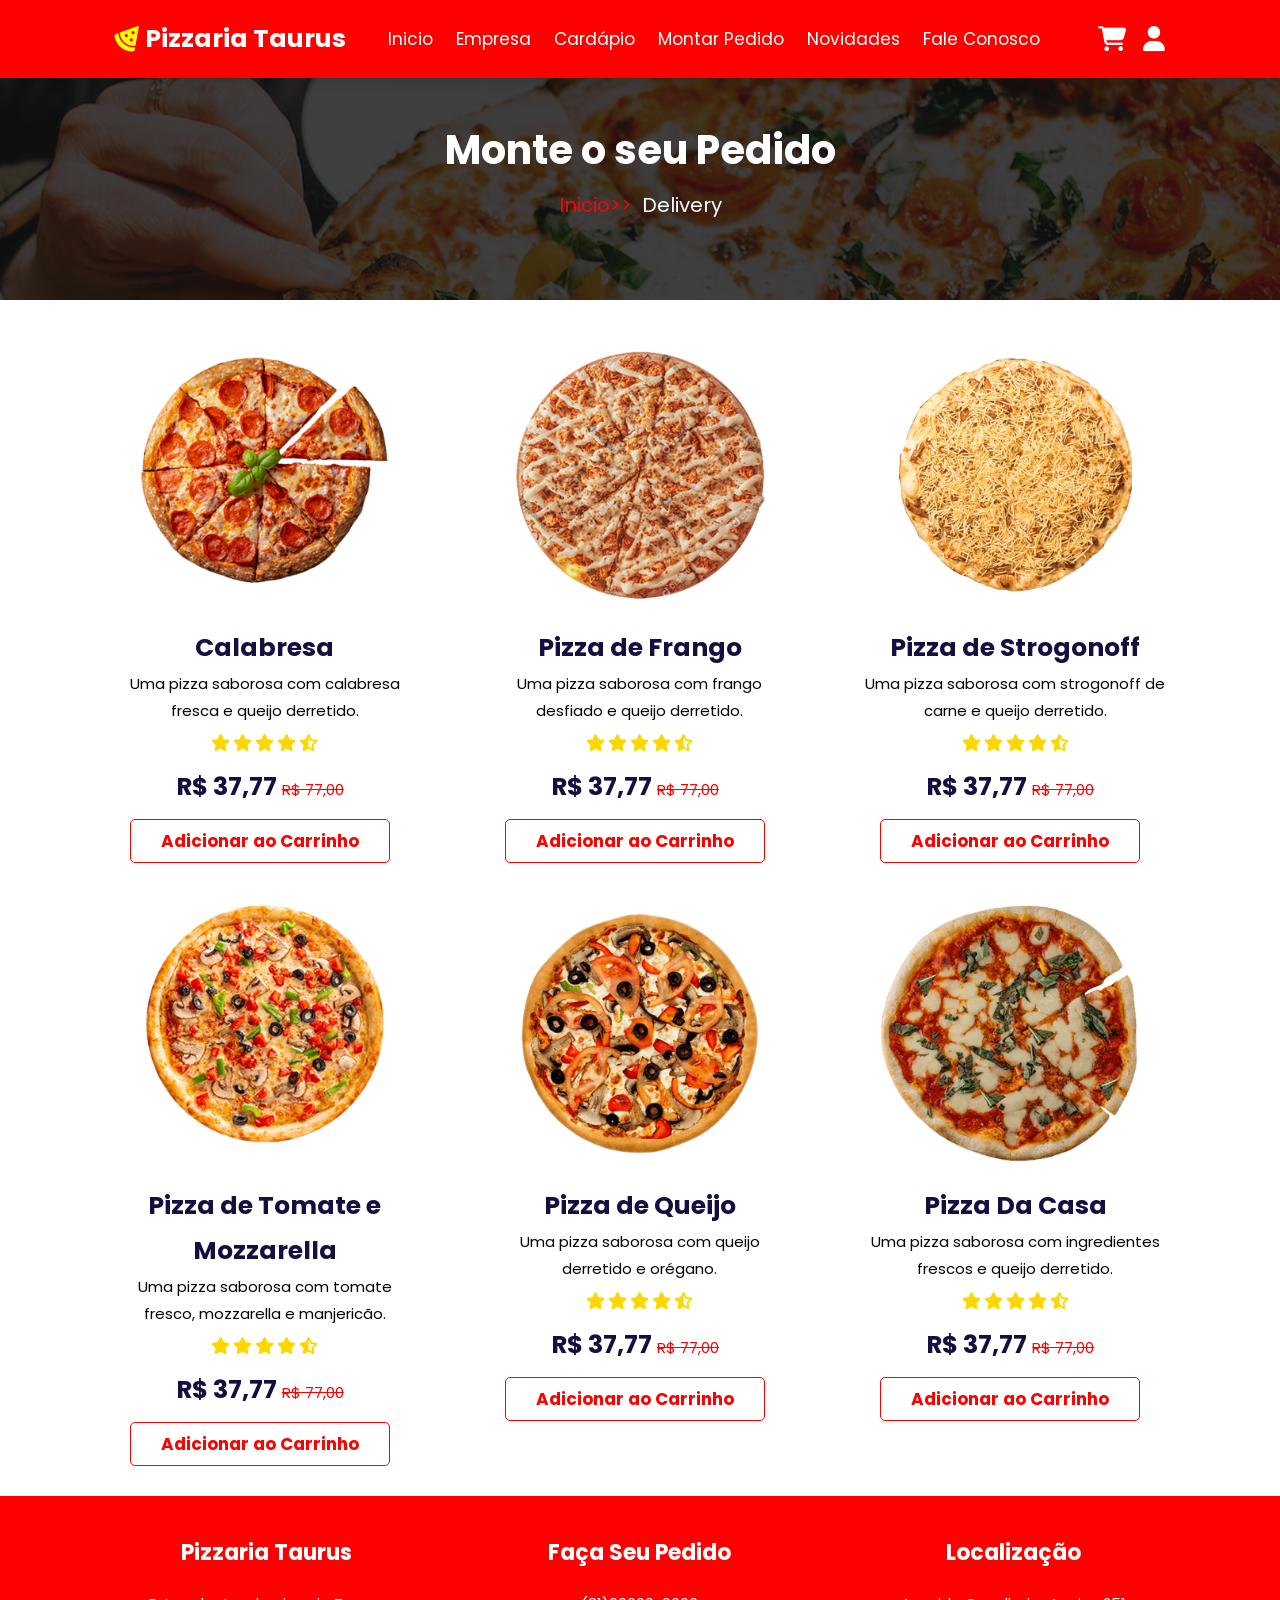
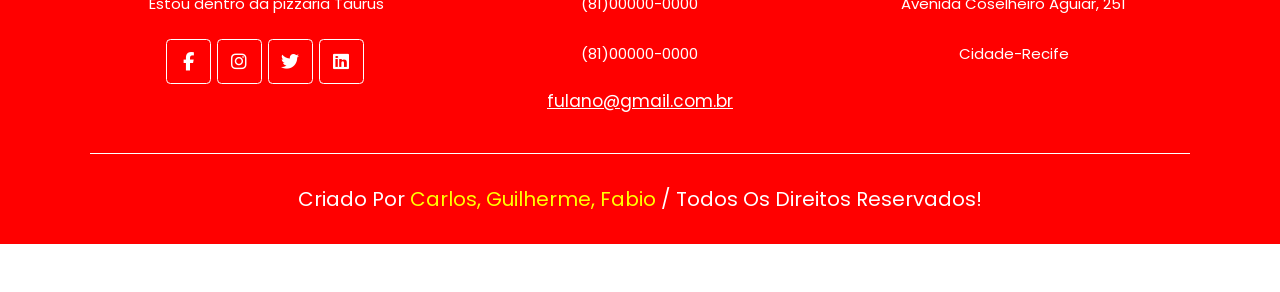
<file: loja.html>
<!DOCTYPE html>
<html lang="pt-BR">
<head>

    <!--INICIO CONFIGURAÇÕES DO SITE-->
    <meta charset="UTF-8">
    <meta name="viewport" content="width=device-width, initial-scale=1.0">
    <!--FIM CONFIGURAÇÕES DO SITE-->

    <!--INICIO CSS ICONES API-->
    <link rel="stylesheet" href="https://cdnjs.cloudflare.com/ajax/libs/font-awesome/6.5.1/css/all.min.css">
    <!--FIM CSS ICONES API-->

    <!--INICIO CSS SWIPER SLIDE-->
    <link rel="stylesheet" href="https://cdn.jsdelivr.net/npm/swiper@10/swiper-bundle.min.css"/>
    <!--FIM CSS SWIPER SLIDE-->

    <!--INICIO CSS DO SITE-->
    <link rel="stylesheet" href="assets/css/style.css">
    <!--FIM CSS DO SITE-->

    <!--INICIO FAVICON-->
    <link rel="shortcut icon" type="image/x-icon" href="assets/img/msFavicon.png">
    <!--FIM FAVICON-->

    <title>Pizzaria Taurus</title>

</head>
<body>

<!--INICIO CABEÇALHO DO SITE-->
<header class="topo-site">

    <!--INICIO LOGO DO SITE-->
    <a href="index.html" class="logo">
        <i class="fas fa-pizza-slice"></i>
        Pizzaria Taurus
    </a>
    <!--FIM LOGO DO SITE-->

    <!--INICIO MENU DO SITE-->
    <nav class="menu-site">
        <a href="index.html">Inicio</a>
        <a href="empresa.html">Empresa</a>
        <a href="menu.html">Cardápio</a>
        <a href="loja.html">Montar Pedido</a>
        <a href="blog.html">Novidades</a>
        <a href="contatos.html">Fale Conosco</a>
    </nav>
    <!--FIM MENU DO SITE-->

    <!--INICIO ICONES DO SITE-->
    <div class="icons">
        <div id="cart" class="fas fa-shopping-cart"></div>
        <div id="login" class="fas fa-user"></div>
        <div id="menu" class="fas fa-bars"></div>
    </div>
    <!--FIM ICONES DO SITE-->

    <!--INICIO CARRINHO TOPO DO SITE-->
    <div class="carrinho">

        <!--INICIO ITEM CARRINHO-->
        <div class="box">
            <i class="fas fa-times"></i>

            <img src="assets/img/carrinho-1.png" alt="Pizza Frango">

            <div class="content">
                <h3>Pizza Frango</h3>

                <span class="quantidade">1</span>
                <span class="multiplica">x</span>
                <span class="valor">R$ 77,77</span>
            </div>
        </div>
        <!--FIM ITEM CARRINHO-->

        <!--INICIO ITEM CARRINHO-->
        <div class="box">
            <i class="fas fa-times"></i>

            <img src="assets/img/carrinho-2.png" alt="Pizza Calabresa">

            <div class="content">
                <h3>Pizza Calabresa</h3>

                <span class="quantidade">1</span>
                <span class="multiplica">x</span>
                <span class="valor">R$ 77,77</span>
            </div>
        </div>
        <!--FIM ITEM CARRINHO-->

        <!--INICIO ITEM CARRINHO-->
        <div class="box">
            <i class="fas fa-times"></i>

            <img src="assets/img/carrinho-3.png" alt="Pizza Portuguesa">

            <div class="content">
                <h3>Pizza Portuguesa</h3>

                <span class="quantidade">1</span>
                <span class="multiplica">x</span>
                <span class="valor">R$ 77,77</span>
            </div>
        </div>
        <!--FIM ITEM CARRINHO-->

        <!--INICIO TOTAL CARRINHO-->
        <h3 class="total">Total: R$ 171,90</h3>

        <a href="carrinho.html" class="btn">
            Ir Para O Carrinho
        </a>
        <!--FIM TOTAL CARRINHO-->

    </div>
    <!--FIM CARRINHO TOPO DO SITE-->

    <!--INICIO LOGIN TOPO DO SITE-->
    <div class="login-form">

        <h3>Acesse Sua Conta</h3>

        <form action="" method="post">

            <input
                type="email"
                name="email"
                class="box"
                placeholder="Seu E-mail"
            >

            <input
                type="password"
                name="senha"
                class="box"
                placeholder="Sua Senha"
            >

            <!--INICIO LEMBRAR SENHA-->
            <div class="lembrar-senha">

                <input
                    type="checkbox"
                    name="lembrar"
                    id="relembrar"
                >

                <label for="relembrar">
                    Me lembrar da senha
                </label>

            </div>
            <!--FIM LEMBRAR SENHA-->

            <button
                type="submit"
                name="sendLogin"
                class="btn"
            >
                Acessar
            </button>

        </form>

    </div>
    <!--FIM LOGIN TOPO DO SITE-->

</header>
<!--FIM CABEÇALHO DO SITE-->

<!--INICIO TOPO DA PAGINA-->
<div class="topo-pagina">
    <h1>Monte o seu Pedido</h1>
    <p><a href="index.html" title="Sobre Nos">Inicio>></a> Delivery</p>
</div>
<!--FIM DO TOPO DA PAGINA-->

<!--INICIO LOJA VIRTUAL-->
<section class="loja">

    <div class="box-container">

        <!--INICIO ITEM PIZZA-->
        <div class="box">

            <img src="assets/img/pizza-1.png" alt="Pizza de Calabresa">

            <h3>Calabresa</h3>

            <p>
                Uma pizza saborosa com calabresa fresca e queijo derretido.
            </p>

            <!--INICIO ESTRELAS-->
            <div class="estrelas">

                <i class="fas fa-star"></i>
                <i class="fas fa-star"></i>
                <i class="fas fa-star"></i>
                <i class="fas fa-star"></i>
                <i class="fas fa-star-half-alt"></i>

            </div>

            <div class="loja-valor">
                <h3>R$ 37,77
                    <span>R$ 77,00</span>
                </h3>

                <a href="#" class="btn">
                    Adicionar ao Carrinho
                </a>
            </div>
            <!--FIM ESTRELAS-->

        </div>
        <!--FIM ITEM PIZZA-->

        <div class="box">

            <img src="assets/img/pizza-2.png" alt="Pizza de Frango com Catupiry">

            <h3>Pizza de Frango</h3>

            <p>
                Uma pizza saborosa com frango desfiado e queijo derretido.
            </p>

            <!--INICIO ESTRELAS-->
            <div class="estrelas">

                <i class="fas fa-star"></i>
                <i class="fas fa-star"></i>
                <i class="fas fa-star"></i>
                <i class="fas fa-star"></i>
                <i class="fas fa-star-half-alt"></i>

            </div>

            <div class="loja-valor">
                <h3>R$ 37,77
                    <span>R$ 77,00</span>
                </h3>

                <a href="#" class="btn">
                    Adicionar ao Carrinho
                </a>
            </div>
            <!--FIM ESTRELAS-->

        </div>
        <!--FIM ITEM PIZZA-->

        <div class="box">

            <img src="assets/img/pizza-3.png" alt="Pizza de Strogonoff">

            <h3>Pizza de Strogonoff</h3>

            <p>
                Uma pizza saborosa com strogonoff de carne e queijo derretido.
            </p>

            <!--INICIO ESTRELAS-->
            <div class="estrelas">

                <i class="fas fa-star"></i>
                <i class="fas fa-star"></i>
                <i class="fas fa-star"></i>
                <i class="fas fa-star"></i>
                <i class="fas fa-star-half-alt"></i>

            </div>

            <div class="loja-valor">
                <h3>R$ 37,77
                    <span>R$ 77,00</span>
                </h3>

                <a href="#" class="btn">
                    Adicionar ao Carrinho
                </a>
            </div>
            <!--FIM ESTRELAS-->

        </div>
        <!--FIM ITEM PIZZA-->

        <div class="box">

            <img src="assets/img/pizza-4.png" alt="Pizza de Tomate e Mozzarella">

            <h3>Pizza de Tomate e Mozzarella</h3>

            <p>
                Uma pizza saborosa com tomate fresco, mozzarella e manjericão.
            </p>

            <!--INICIO ESTRELAS-->
            <div class="estrelas">

                <i class="fas fa-star"></i>
                <i class="fas fa-star"></i>
                <i class="fas fa-star"></i>
                <i class="fas fa-star"></i>
                <i class="fas fa-star-half-alt"></i>

            </div>

            <div class="loja-valor">
                <h3>R$ 37,77
                    <span>R$ 77,00</span>
                </h3>

                <a href="#" class="btn">
                    Adicionar ao Carrinho
                </a>
            </div>
            <!--FIM ESTRELAS-->

        </div>
        <!--FIM ITEM PIZZA-->

        <div class="box">

            <img src="assets/img/pizza-5.png" alt="Pizza de Queijo">

            <h3>Pizza de Queijo</h3>

            <p>
                Uma pizza saborosa com queijo derretido e orégano.
            </p>

            <!--INICIO ESTRELAS-->
            <div class="estrelas">

                <i class="fas fa-star"></i>
                <i class="fas fa-star"></i>
                <i class="fas fa-star"></i>
                <i class="fas fa-star"></i>
                <i class="fas fa-star-half-alt"></i>

            </div>

            <div class="loja-valor">
                <h3>R$ 37,77
                    <span>R$ 77,00</span>
                </h3>

                <a href="#" class="btn">
                    Adicionar ao Carrinho
                </a>
            </div>
            <!--FIM ESTRELAS-->

        </div>
        <!--FIM ITEM PIZZA-->

        <div class="box">

            <img src="assets/img/pizza-6.png" alt="Pizza Da Casa">

            <h3>Pizza Da Casa</h3>

            <p>
                Uma pizza saborosa com ingredientes frescos e queijo derretido.
            </p>

            <!--INICIO ESTRELAS-->
            <div class="estrelas">

                <i class="fas fa-star"></i>
                <i class="fas fa-star"></i>
                <i class="fas fa-star"></i>
                <i class="fas fa-star"></i>
                <i class="fas fa-star-half-alt"></i>

            </div>

            <div class="loja-valor">
                <h3>R$ 37,77 <span>R$ 77,00</span></h3>

                <a href="#" class="btn">
                    Adicionar ao Carrinho
                </a>
            </div>
            <!--FIM ESTRELAS-->

        </div>
        <!--FIM ITEM PIZZA-->

    </div>

</section>
<!--FIM LOJA VIRTUAL-->

<!--INÍCIO DO RODAPÉ DO SITE-->
<section class="rodape">

    <div class="box-container">

        <!--INÍCIO ITEM DO RODAPÉ DO SITE-->
        <div class="box">
            <h3>Pizzaria Taurus</h3>
            <p>Estou dentro da pizzaria Taurus</p>

            <div class="rede-sociais">
                <a href="#" class="fa-brands fa-facebook-f"></a>
                <a href="#" class="fa-brands fa-instagram"></a>
                <a href="#" class="fa-brands fa-twitter"></a>
                <a href="#" class="fa-brands fa-linkedin"></a>
            </div>
        </div>
        <!--FIM DO ITEM RODAPÉ-->

        <!--INÍCIO ITEM DO RODAPÉ DO SITE-->
        <div class="box">
            <h3>Faça seu pedido</h3>
            <p>(81)00000-0000</p>
            <p>(81)00000-0000</p>
            <a href="mailto:fulano@gmail.com.br" title="fulano@gmail.com.br" class="link">fulano@gmail.com.br</a>
        </div>

        <!--FIM DO ITEM RODAPÉ-->
        <div class="box">
            <h3>Localização</h3>
            <p>Avenida Coselheiro Aguiar, 251</p>
            <p>Cidade-Recife</p>
        </div>
    </div>

        <div class="direitos">
            Criado por <span>Carlos, Guilherme, Fabio</span> / Todos os direitos reservados!
        </div>
</section>

<!--FIM DO RODAPÉ DO SITE-->
<br>
<br>
<br>

<!--INICIO JS SWIPER-->
<script src="https://cdn.jsdelivr.net/npm/swiper@10/swiper-bundle.min.js"></script>
<!--FIM JS SWIPER-->

<!--INICIO JS DO SITE-->
<script src="assets/js/ms.js"></script>
<!--FIM JS DO SITE-->

</body>
</html>
</file>
<file: assets/css/style.css>
/* IMPORTAÇÃO DA FONTE */
@import url('https://fonts.googleapis.com/css2?family=Poppins:wght@100;200;300;400;500;600;700;800;900&display=swap');

/* RESET GERAL */
*{
    font-family: "Poppins", sans-serif;
    margin: 0;
    padding: 0;
    box-sizing: border-box;
    outline: none;
    text-decoration: none;
    border: none;
    transition: .2s linear;
}

/* CONFIGURAÇÃO GLOBAL */
html{
    font-size: 62.5%;
    overflow-x: hidden;
    scroll-behavior: smooth;
}

/* BOTÃO PADRÃO */
.btn{
    display: inline-block;
    margin-top: 1rem;
    padding: .8rem 3rem;
    border: .1rem solid red;
    border-radius: .5rem;
    cursor: pointer;
    background: none;
    color: red;
    font-size: 1.7rem;
}

.btn:hover{
    background: red;
    color: #fff;
}

/* CONFIGURAÇÃO DAS SEÇÕES */
section{
    padding: 3rem 7%;
}

/* TITULOS */
.titulo{
    text-align: center;
    padding: 1rem 0;
    font-size: 3rem;
    color: #130f40;
    margin-bottom: 3rem;
}

.titulo span{
    color: red;
}

/* TOPO PAGINAS*/

.topo-pagina {
    background: url(../img/topo-paginas-bg.png);
    background-size: cover;
    background-position: center;
    text-align: center;
    padding-top: 12rem;
    padding-bottom: 8rem;
}

.topo-pagina h1 {
    color: #fff;
    font-size: 4rem;
}

.topo-pagina p {
    padding-top: 1rem;
    color: #fff;
    font-size: 2rem;
}

.topo-pagina p a {
    color: red;
    padding-right: .5rem;
}

/* CABEÇALHO */
.topo-site{
    position: fixed;
    top: 0;
    left: 0;
    right: 0;

    display: flex;
    align-items: center;
    justify-content: space-between;

    padding: 2rem 9%;
    background: red;
    z-index: 1000;

    box-shadow: 0 .5rem 1rem rgba(0,0,0,.1);
}

/* LOGO */
.topo-site .logo{
    font-size: 2.5rem;
    font-weight: bolder;
    color: #fff;
}

.topo-site .logo i{
    color: yellow;
    transform: rotate(175deg);
}

/* MENU */
.topo-site .menu-site a{
    color: #fff;
    margin: 0 1rem;
    font-size: 1.7rem;
}

.topo-site .menu-site a:hover{
    color: yellow;
}

/* ICONES */

.topo-site .icons {
    display: flex;
    align-items: center;
}

.topo-site .icons div{
    font-size: 2.5rem;
    margin-left: 1.7rem;
    color: #fff;
    cursor: pointer;
    line-height: 1;
}

.topo-site .icons div:hover{
    color: yellow;
}

/* MENU MOBILE */
#menu{
    display: none;
}

/* CARRINHO */
.topo-site .carrinho{
    position: absolute;
    top: 115%;
    right: -105%;

    width: 35rem;
    padding: 2rem;

    background: #fff;
    border-radius: .5rem;

    box-shadow: 0 .5rem 1rem rgba(0,0,0,.1);
}

.topo-site .carrinho.active{
    right: 2rem;
}

.topo-site .carrinho .box{
    position: relative;
    display: flex;
    align-items: center;
    gap: 1.5rem;

    margin-bottom: 1.5rem;
}

.topo-site .carrinho .box img{
    height: 10rem;
}

.topo-site .carrinho .box .fa-times{
    position: absolute;
    top: 50%;
    right: 2rem;

    transform: translateY(-50%);
    cursor: pointer;

    color: #777;
    font-size: 2rem;
}

.topo-site .carrinho .box .fa-times:hover{
    color: red;
}

.topo-site .carrinho .content h3{
    font-size: 1.7rem;
    color: #130f40;
}

.topo-site .carrinho .content span{
    font-size: 1.6rem;
    color: #777;
}

.topo-site .carrinho .content .multiplica{
    margin: 0 .5rem;
}

.topo-site .carrinho .total{
    text-align: center;
    font-size: 2.2rem;
    color: #130f40;
}

.topo-site .carrinho .btn{
    width: 100%;
    text-align: center;
}

/* LOGIN */
.topo-site .login-form{
    position: absolute;
    top: 115%;
    right: -105%;

    width: 35rem;
    padding: 2rem;

    background: #fff;
    border-radius: .5rem;

    box-shadow: 0 .5rem 1rem rgba(0,0,0,.1);
}

.topo-site .login-form.active{
    right: 2rem;
}

.topo-site .login-form h3{
    text-align: center;
    font-size: 2.2rem;
    color: #130f40;
    margin-bottom: 1rem;
}

.topo-site .login-form .box{
    width: 100%;
    margin: .7rem 0;
    padding: 1rem 1.2rem;

    border: .1rem solid rgba(0,0,0,.1);
    border-radius: .5rem;

    font-size: 1.6rem;
}

.topo-site .login-form .lembrar-senha{
    display: flex;
    align-items: center;
    gap: .5rem;

    margin: .7rem 0;
}

.topo-site .login-form .lembrar-senha label{
    font-size: 1.5rem;
    color: #130f40;
    cursor: pointer;
}

.topo-site .login-form .btn{
    width: 100%;
}

/* SLIDER */
.msflix-destaque{
    padding: 0;
}

.msflix-destaque .slide{
    min-height: 100vh;

    display: flex;
    align-items: center;
    justify-content: center;
}

.msflix-destaque .slide .content{
    text-align: center;
    width: 60rem;
}

.msflix-destaque .slide .content h3{
    font-size: 6rem;
    color: #fff;
    line-height: 1.3;
}

.msflix-destaque .slide .content h3 span{
    color: yellow;
}

.msflix-destaque .slide .btn{
    background: red;
    color: #fff;
}

.msflix-destaque .slide .btn:hover{
    background: yellow;
    color: #130f40;
}

/* BOTÕES SLIDER */
.swiper-button-next,
.swiper-button-prev{
    color: red;
}

/* DESTAQUES */
.destaque .box-container{
    display: grid;
    grid-template-columns: repeat(auto-fit, minmax(25rem, 1fr));
    gap: 2rem;
}

.destaque .box{
    overflow: hidden;
    background: red;
    text-align: center;
}

.destaque .box .msimg img{
    width: 100%;
    height: 100%;
    object-fit: cover;
}

.destaque .box .content{
    padding: 2rem;
}

.destaque .box .content h3{
    color: #fff;
    font-size: 2.5rem;
}

/* COMO FUNCIONA */
.como-funciona .box-container{
    display: flex;
    flex-wrap: wrap;
    gap: 1.5rem;
}

.como-funciona .box{
    flex: 1 1 25rem;
    text-align: center;
}

.como-funciona .box img{
    width: 17rem;
}

.como-funciona .box h3{
    font-size: 2rem;
    color: #130f40;
    margin-top: 1rem;
}

/* LOJA */

.loja .box-container {
    display: grid;
    grid-template-columns: repeat(auto-fit, minmax(30rem, 1fr));
    gap: 2.5rem;
}

.loja .box-container .box {
    position: relative;
    text-align: center;
    overflow: hidden;
    padding: 0 2.5rem;
}

.loja .box-container .box img {
    height: 29rem;
    transition: .4s linear;
}

.loja .box-container .box:hover img {
    transform: scale(1.1);
}

.loja .box-container .box h3 {
    color: #130f40;
    font-size: 2.5rem;
    line-height: 1.8;
}

.loja .box-container .box p {
    font-size: 1.5rem;
    line-height: 1.8;
}

.loja .box-container .box .estrelas {
    padding: 1rem 0;
}

.loja .box-container .box .estrelas i {
    font-size: 1.7rem;
    color: gold;
}

.loja .box-container .box .loja-valor {
    font-size: 2.5rem;
    font-weight: bolder;
    margin-right: 1rem;
    color: #130f40;
}

.loja .box-container .box .loja-valor span {
    color: red;
    font-size: 1.5rem;
    font-weight: lighter;
    text-decoration: line-through;
}

/* EMPRESA */
.empresa {
    background-color: red;
}

.empresa .row {
    display: flex;
    flex-wrap: wrap;
    gap: 4rem;
    background: red;
    align-items: center;
}

.empresa .row .empresa-img {
    flex: 1 1 32rem;
}

.empresa .row .empresa-img img {
    width: 100%;
    box-shadow: 0 5rem 1rem rgba(0, 0, 0, .1);
}

.empresa .row .content {
    flex: 1 1 50rem;
}

.empresa .row .content h3 {
    font-size: 3.5rem;
    color: #fff;
}

.empresa .row .content h3 span {
    color: yellow;
}

.empresa .row .content p {
    font-size: 1.6rem;
    color: #fff;
    padding: 2rem 0;
    line-height: 2;
}

.empresa .btn {
    color: #fff;
    border: 1px solid #fff;
}

.empresa .btn:hover {
    background: #fffb00;
    color: #130f40;
    border: 1px solid #130f40;
}

/* BLOG */

.blogs h1 {
    text-align: center;
    font-size: 3rem;
    margin-bottom: 3rem;
}

.blogs h1 span {
    color: red;
}

.blogs .box-container {
    display: grid;
    grid-template-columns: repeat(auto-fit, minmax(30rem, 1fr));
    gap: 4rem;
}

.blogs .box-container .box {
    text-align: center;
    padding: 1.5rem;
    border-radius: .5rem;
    box-shadow: 0 .5rem 1rem rgba(0, 0, 0, .1);
}

.blogs .box-container .box img {
    width: 100%;
    height: 25rem;
    border-radius: .5rem;
    object-fit: cover;
}

.blogs .box-container .box .icons {
    display: inline-block;
    top: -2rem;
    background: red;
    padding: 1rem;
    border-radius: .5rem;
    position: relative;
}

.blogs .box-container .box .icons a {
    color: #fff;
    font-size: 1.4rem;
    margin: 0 1rem;
}

.blogs .box-container .box .icons a:hover {
    color: gold;
}

.blogs .box-container .box .icons a i {
    color: #130f40;
    padding-right: .5rem;

}

.blogs .box-container .box h3 {
    font-size: 2rem;
    color: #130f40;
}

.blogs .box-container .box p {
    color: #777;
    font-size: 1.4rem;
    padding: 1rem 0;
    line-height: 2;
}

.blogs .box-container .box:hover img {
    transform: scale(1.1);
}

/*Rodapé*/
.rodape{
background-color: #ff0000;
text-align: center;
}

.rodape .box-container{
display: grid;
grid-template-columns: repeat(auto-fit, minmax(30rem, 1fr));
gap: 2rem;
}

.rodape .box-container .box h3{
font-size: 2.2rem;
text-transform: capitalize;
color: #fff;
padding: 1rem 0;
}

.rodape .box-container .box p{
font-size: 1.5rem;
color: #fff;
line-height: 2;
padding: 1rem 0;
}

.rodape .box-container .box .rede-sociais {
margin-top: 1rem;
}

.rodape .box-container .box .rede-sociais a{
display: inline-block;
color: #fff;
border: .1rem solid #fff;
border-radius: 10%;
width: 4.5rem;
height: 4.5rem;
line-height: 4.3rem;
text-align: center;
font-size: 1.8rem;
margin-right: .3rem;
}

.rodape .box-container .box .rede-sociais a:hover {
background-color: #fffb00;
color: #130f40;
border: .1rem solid #130f40;
}

.rodape .box-container .box .link{
display: block;
font-size: 1.7rem;
line-height: 2;
padding: .5rem 0;
text-decoration: underline;
color: #fff;
}

.rodape .box-container .box .link:hover{
color: #fffb00;
}

.direitos {
    text-align: center;
    color: #fff;
    font-size: 2rem;
    margin-top: 3rem;
    padding-top: 3rem;
    text-transform: capitalize;
    border-top: .1rem solid #fff;
}

.direitos span {
    color: yellow;
}

/* GALERIA DE FOTOS */
.galeria-fotos .galeria-container {
    display: grid;
    grid-template-columns: repeat(auto-fit, minmax(30rem, 1fr));
    gap: 2rem;
}

.galeria-fotos .galeria-container .box {
    height: 30rem;
    position: relative;
    overflow: hidden;
}

.galeria-fotos .galeria-container .box img {
    width: 100%;
    height: 100%;
    object-fit: cover;
}

.galeria-fotos .galeria-container .box .icon {
    justify-content: center;
    display: none;
    align-items: center;
    position: absolute;
    top: 0;
    left: 0;
    z-index: 10;
    background: rgba(0, 0, 0, 0.7);
    width: 100%;
    height: 100%;
}

.galeria-fotos .galeria-container .box .icon i {
    font-size: 5rem;
    color: #fff;
}

.galeria-fotos .galeria-container .box:hover .icon {
    display: flex;
}

/* MENU DE COMPRAS DA PIZZARIA */
.menu .slider .titulo {
    padding: 1rem;
    font-size: 3rem;
    color: #fff;
    background-color: red;
    margin-bottom: 3rem;
    text-align: center;
}

.menu .slider .box-container {
    display: flex;
    flex-wrap: wrap;
    gap: 1.5rem;
    padding-bottom: 4rem ;
}

.menu .slider .box-container .box {
    display: flex;
    align-items: center;
    justify-content: center;
    flex: 1 1 38rem;
    gap: 1rem;
    background-color: #eee;
    padding: 2rem;
    box-shadow: 0 .5rem 1rem rgba(0, 0, 0, 0.1);
}

.menu .slider .box-container .box:hover {
    transform: scale(.9);
    cursor: pointer;
}

.menu .slider .box-container .box h3 {
    font-size: 2.2rem;
    color: #130f40;
    padding-bottom: .5rem;
}

.menu .slider .box-container .box p {
    font-size: 1.4rem;
    color: #777;
    line-height: 2;
}

.menu .slider .box-container .box .valor {
    font-size: 2.2rem;
    color: red;
}

/* JANELA MODAL */
.menu-modal-container {
    display: none;
    position: fixed;
    top: 0;
    left: 0;
    background: rgba(0, 0, 0, 0.7);
    width: 100%;
    height: 100%;
    z-index: 1100;
    align-items: center;
    justify-content: center;
}

.menu-modal-container .menu-modal {
    background-color: #fff;
    text-align: center;
    padding: 3rem 2rem;
    border-radius: .5rem;
    width: 35rem;
}

.menu-modal-container .menu-modal.active {
    display: inline-block;
}

.menu-modal-container .menu-modal h3 {
    color: #130f40;
    font-size: 2.5rem;
    padding: 1rem 0;
}

.menu-modal-container .menu-modal .estrelinhas {
    margin-top: .5rem;
}

.menu-modal-container .menu-modal .estrelinhas i {
    color: red;
    font-size: 1.7rem;
}

.menu-modal-container .menu-modal p {
    font-size: 1.5rem;
    color: #777;
    line-height: 2;
    padding: 1rem 0;
}

.menu-modal-container .menu-modal .valor {
    font-size: 2.5rem;
    color: #130f40;
    margin-bottom: .5rem;
}

#fechar {
    position: absolute;
    top: 1.5rem;
    right: 2.5rem;
    font-size: 5rem;
    color: #fff;
    cursor: pointer;
}

#fechar:hover {
    transform: rotate(90deg);
    color: red;
}

/* CONTATOS */

.contatos .icone-box {
    display: grid;
    grid-template-columns: repeat(auto-fit, minmax(30rem, 1fr));
    gap: 1.5rem;
}

.contatos .icone-box .contato-item {
    text-align: center;
    border: .1rem solid rgba(0, 0, 0, 0.1);
    box-shadow: 0 .5rem 1rem rgba(0,0,0,.1);
    padding: 2rem;
    border-radius: .5rem;
}

.contatos .icone-box .contato-item i {
    width: 6rem;
    height: 6rem;
    font-size: 2.5rem;
    line-height: 6rem;
    background: #eee;
    border-radius: 50%;
    color: red;
}

.contatos .icone-box .contato-item:hover i {
    background: red;
    color: #fff;
    transform: scale(.9);
    cursor: pointer;
}

.contatos .icone-box .contato-item h3 {
    font-size: 2rem;
    color: #130f40;
    padding: 1rem 0;

}

.contatos .icone-box .contato-item p {
    font-size: 1.5rem;
    color: #777;
    line-height: 2;
}

.contatos .row {
    margin-top: 2rem;
    text-align: center;
}

.contatos .row form {
    padding: 2rem;
    border: .1rem solid rgba(0, 0, 0, 0.1);
    box-shadow: 0 .6rem 2.4rem rgba(0,0,0,.5);
    border-radius: .5rem;
}

.contatos .row form h3 {
    font-size: 2.5rem;
    padding-top: 1rem;
    color: #130f40;
}

.contatos .row form .inputbox {
    display: flex;
    flex-wrap: wrap;
    justify-content: space-between;

}

.contatos .row form .inputbox input {
    width: 49%;
}

.contatos .row form .inputbox .box,
.contatos .row form textarea
{
    padding: 1rem 1.2rem;
    font-size: 1.6rem;
    border: .1rem solid rgba(0, 0, 0, 0.1);
    margin: .7rem 0;
    text-transform: none;
}

.contatos .row form textarea {
    width: 100%;
    height: 15rem;
    resize: none;
}

/* RESPONSIVIDADE */
@media(max-width: 991px){

    html{
        font-size: 55%;
    }

    section{
        padding: 3rem 2rem;
    }

    .topo-site{
        padding: 2rem;
    }

}

@media(max-width: 768px){

    #menu{
        display: inline-block;
    }

    .topo-site .menu-site{
        position: absolute;
        top: 110%;
        right: -110%;

        width: 30rem;
        background: #fff;

        border-radius: .5rem;
        box-shadow: 0 .5rem 1rem rgba(0,0,0,.1);
    }

    .topo-site .menu-site.active{
        right: 2rem;
    }

    .topo-site .menu-site a{
        display: block;
        margin: 2rem;
        color: #000;
        font-size: 2rem;
    }

    .msflix-destaque .slide .content h3{
        font-size: 4rem;
    }

}

@media(max-width: 450px){

    html{
        font-size: 50%;
    }

    .msflix-destaque .slide .content h3{
        font-size: 3.5rem;
    }

}

/* INICIO EFEITOS SWIPER */

.msflix-destaque .slide .content{
    display: none;
}

.msflix-destaque .swiper-slide-active .content{
    display: inline-block;
}

.msflix-destaque .swiper-slide-active{
    animation: msflixScale 4s linear forwards;
}

.msflix-destaque .slide .content h3{
    animation: sliderMaykon 1s ease forwards;
}

@keyframes sliderMaykon {

    0%{
        transform: translateY(30px);
        opacity: 0;
    }

    100%{
        transform: translateY(0px);
        opacity: 1;
    }

}

@keyframes msflixScale {

    0%{
        transform: scale(1);
    }

    100%{
        transform: scale(1.15);
    }

}
/* FIM EFEITOS SWIPER */
</file>
